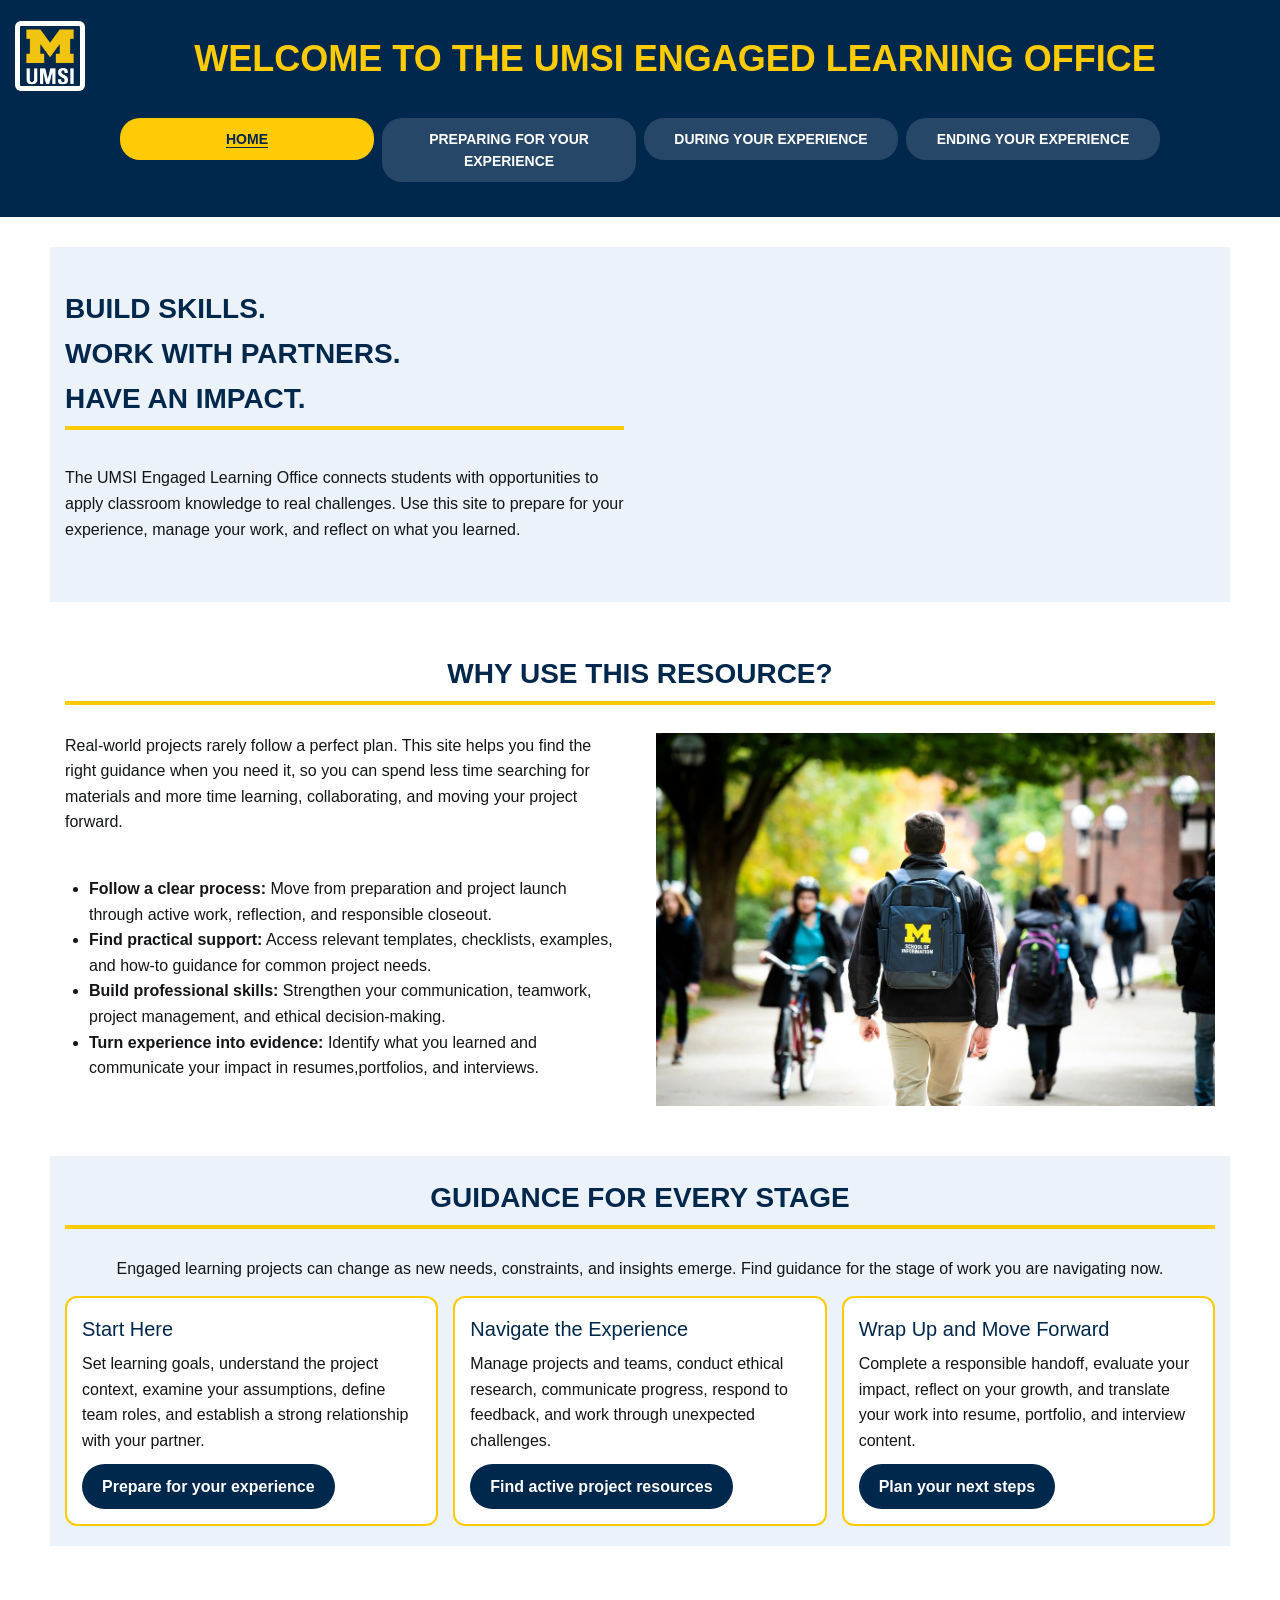
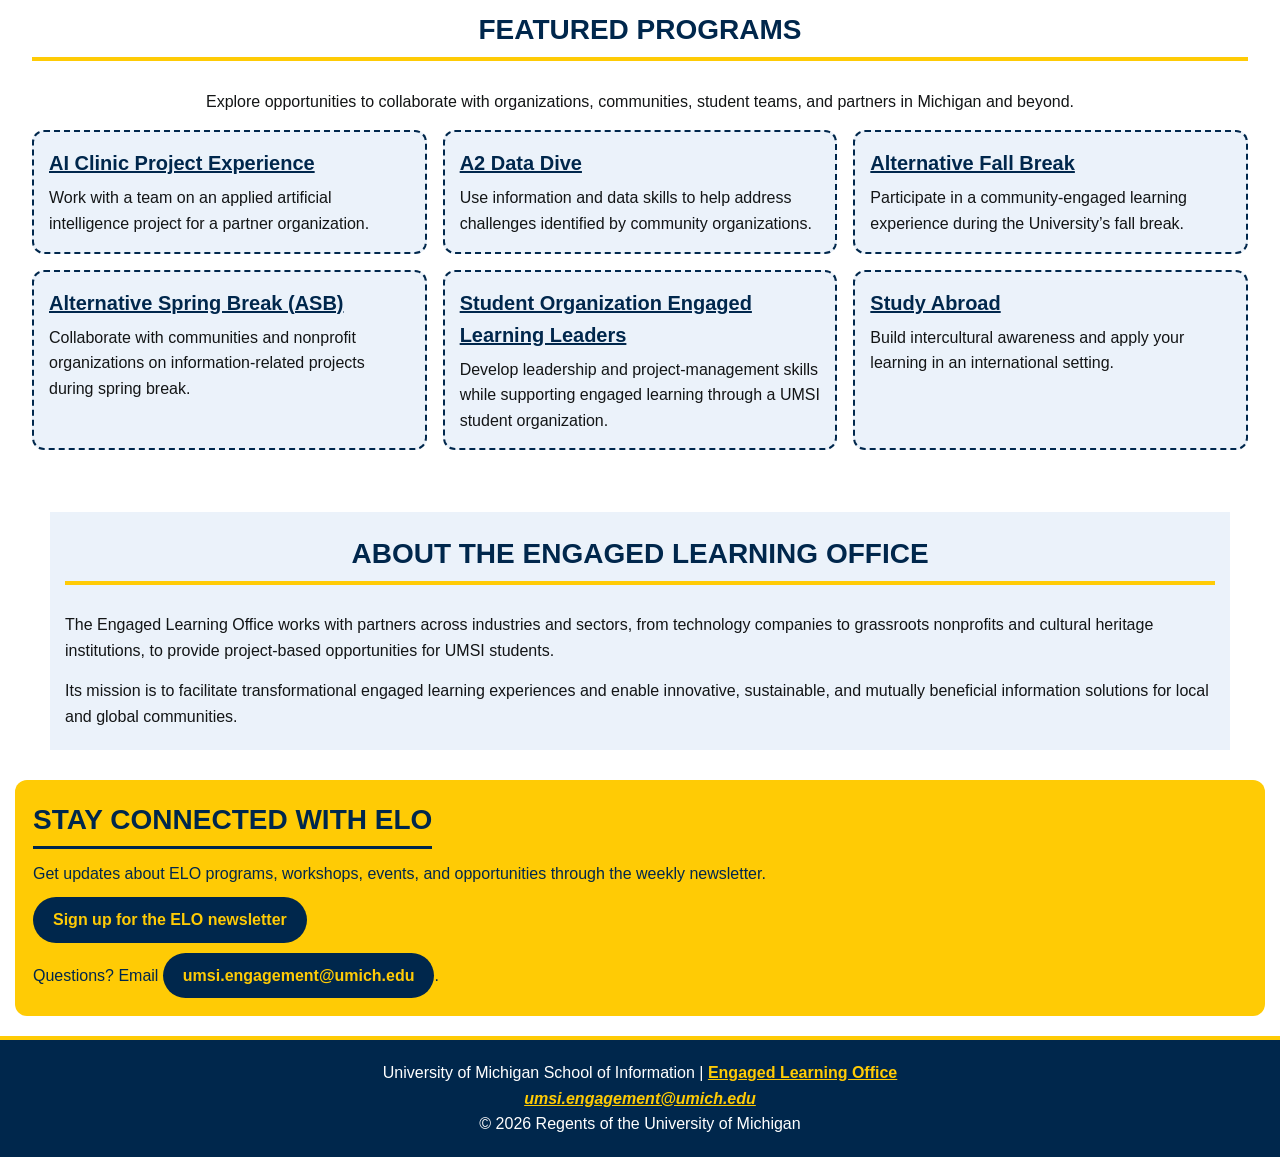
<file: index.html>
<!DOCTYPE html>
<html lang="en">
<head>
    <meta charset="UTF-8">
    <meta name="viewport" content="width=device-width, initial-scale=1.0">
    <title>Engaged Learning Resources | UMSI</title>
    <link rel="stylesheet" href="css/reset.css">
    <link rel="stylesheet" href="css/style.css">  
</head>
<body>
  <a href="#main" class="skip-link">Skip to Main Content</a>
    
  <header>
        <img src="images/UMSI_signature_vertical_informal_solidblue.jpg" alt="UMSI Logo" width="200" height="200">
        <nav>
            <ul>
                <li><a href="index.html" class="active" aria-current="page">Home</a></li>
                <li><a href="prep.html">Preparing for Your Experience</a></li>
                <li><a href="during.html">During Your Experience</a></li>
                <li><a href="end.html">Ending Your Experience</a></li>
            </ul>
        </nav>
    <h1>Welcome to the UMSI Engaged Learning Office</h1>
  </header>

  <main id="main">
    <section class="home-intro">
      <h2>Build Skills. <br>Work with Partners. <br>Have an Impact.</h2>
      <p>
       The UMSI Engaged Learning Office connects students with opportunities to apply classroom knowledge to real challenges. Use this site to prepare for your experience, manage your work, and reflect on what you learned.
      </p>
      <iframe width="560" height="315" src="https://www.youtube.com/embed/81ZO9RfIJEQ?si=tBp82YWZMl1u7CVS" title="YouTube video player" allow="accelerometer; autoplay; clipboard-write; encrypted-media; gyroscope; picture-in-picture; web-share" referrerpolicy="strict-origin-when-cross-origin" allowfullscreen></iframe>
    </section>

    <section class="why-resource">
      <h2>Why Use This Resource?</h2>
      <p>Real-world projects rarely follow a perfect plan. This site helps you find the right guidance when you need it, so you can spend less time searching for materials and more time learning, collaborating, and moving your project forward.</p>
      <img src="images/UMSI_CampusFall_UMSIBackpack_02.jpg" alt="A student wears a UMSI backpack in fall on the drag." width="560" height="400">
      <ul>
          <li><b>Follow a clear process:</b> Move from preparation and project launch through active work, reflection, and responsible closeout.</li>
          <li><b>Find practical support:</b> Access relevant templates, checklists, examples, and how-to guidance for common project needs.</li>
          <li><b>Build professional skills:</b> Strengthen your communication, teamwork, project management, and ethical decision-making.</li>
          <li><b>Turn experience into evidence:</b> Identify what you learned and communicate your impact in resumes,portfolios, and interviews.</li>
      </ul>
    </section>

    <section class="stage-guide">
      <h2>Guidance for Every Stage</h2>
      <p>Engaged learning projects can change as new needs, constraints, and insights emerge. Find guidance for the stage of work you are navigating <b>now.</b></p>
      <article>
        <h3>Start Here</h3>
        <p>Set learning goals, understand the project context, examine your assumptions, define team roles, and establish a strong relationship with your partner.</p>
        <a href="prep.html">Prepare for your experience</a>
      </article>

      <article>
        <h3>Navigate the Experience</h3>
        <p>Manage projects and teams, conduct ethical research, communicate progress, respond to feedback, and work through unexpected challenges.</p>
        <a href="during.html">Find active project resources</a>
      </article>

      <article>
        <h3>Wrap Up and Move Forward</h3>
        <p>Complete a responsible handoff, evaluate your impact, reflect on your growth, and translate your work into resume, portfolio, and interview content.</p>
        <a href="end.html">Plan your next steps</a>
      </article>
    </section>

    <section class="featured-programs">
      <h2>Featured Programs</h2>
      <p>Explore opportunities to collaborate with organizations, communities, student teams, and partners in Michigan and beyond.</p>
      <article>
        <h3><a href="https://mcompass.umich.edu/_portal/tds-program-brochure?programid=12810">AI Clinic Project Experience</a></h3>
        <p>Work with a team on an applied artificial intelligence project for a partner organization.</p>
      </article>

      <article>
        <h3><a href="https://mcompass.umich.edu/_portal/tds-program-brochure?programid=12556">A2 Data Dive</a></h3>
        <p>Use information and data skills to help address challenges identified by community organizations.</p>
      </article>

      <article>
        <h3><a href="https://mcompass.umich.edu/_portal/tds-program-brochure?programid=11297">Alternative Fall Break</a></h3>
        <p>Participate in a community-engaged learning experience during the University’s fall break.</p>
      </article>

      <article>
        <h3><a href="https://mcompass.umich.edu/_portal/tds-program-brochure?programid=10621">Alternative Spring Break (ASB)</a></h3>
        <p>Collaborate with communities and nonprofit organizations on information-related projects during spring break.</p>
      </article>

      <article>
        <h3><a href="https://mcompass.umich.edu/_portal/tds-program-brochure?programid=12294">Student Organization Engaged Learning Leaders</a></h3>
        <p>Develop leadership and project-management skills while supporting engaged learning through a UMSI student organization.</p>
      </article>

      <article>
        <h3><a href="https://www.si.umich.edu/student-life/study-abroad">Study Abroad</a></h3>
        <p>Build intercultural awareness and apply your learning in an international setting.</p>
      </article>
    </section>

    <section class="about-elo">
      <h2>About the Engaged Learning Office</h2>
      <p>The Engaged Learning Office works with partners across industries and sectors, from technology companies to grassroots nonprofits and cultural heritage institutions, to provide project-based opportunities for UMSI students.</p>
      <p>Its mission is to facilitate transformational engaged learning experiences and enable innovative, sustainable, and mutually beneficial information solutions for local and global communities.</p>
    </section>

    <aside>
      <h2>Stay Connected with ELO</h2>
      <p>Get updates about ELO programs, workshops, events, and opportunities through the weekly newsletter.</p>
      <div>
         <a href="https://umsi.info/elo-newsletter">Sign up for the ELO newsletter</a>
      </div>
      <p>Questions? Email <a href="mailto:umsi.engagement@umich.edu">umsi.engagement@umich.edu</a>.</p>
    </aside>
  </main>

  <footer>
    <p>University of Michigan School of Information | <a href="https://www.si.umich.edu/programs/engaged-learning/about-engaged-learning-office">Engaged Learning Office</a></p>
    <address>
      <a href="mailto:umsi.engagement@umich.edu">umsi.engagement@umich.edu</a>
    </address>
    <p>&copy; <span id="year"></span> Regents of the University of Michigan</p>
  </footer>
<!-- Dynamic copyright year from CodexWorld
https://www.codexworld.com/how-to/get-current-year-to-display-dynamic-year-in-copyright-using-javascript/ -->
<script>
  document.getElementById("year").innerHTML = new Date().getFullYear();
</script>
</body>
</html>
</file>
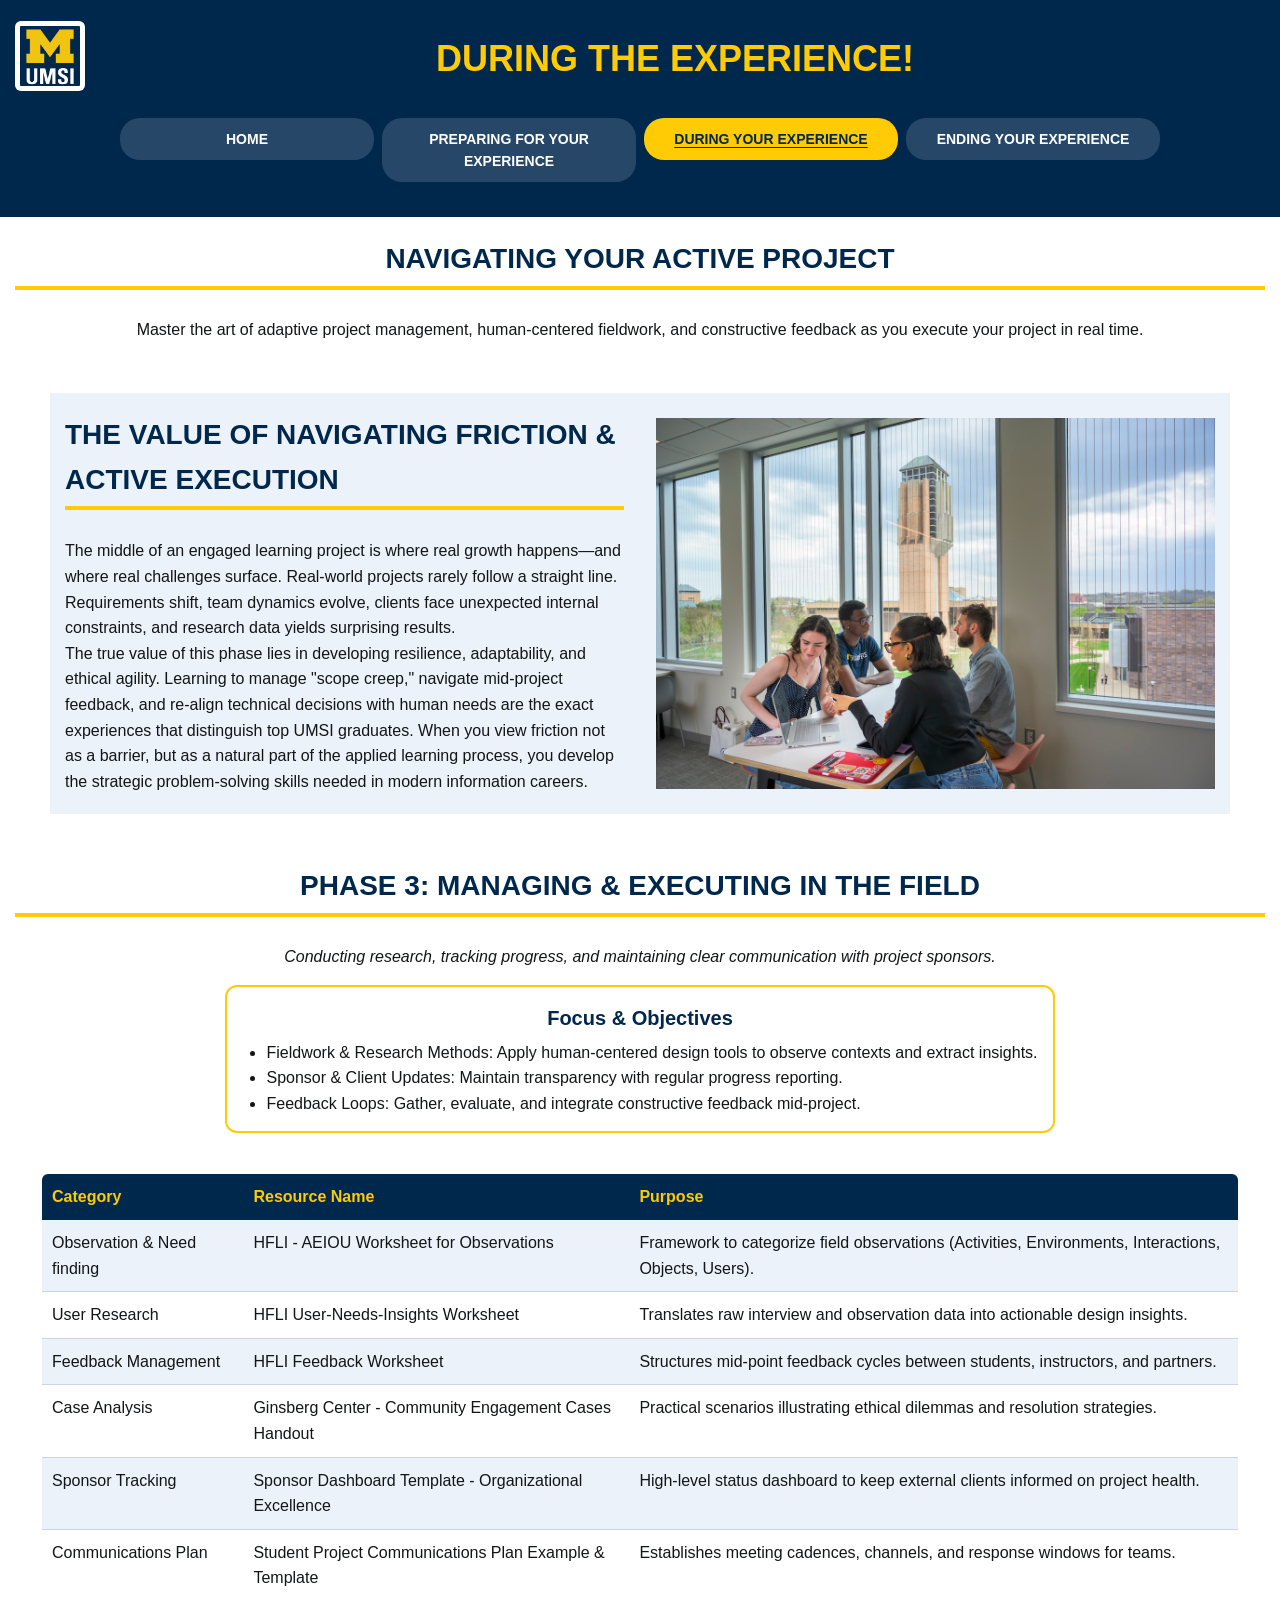
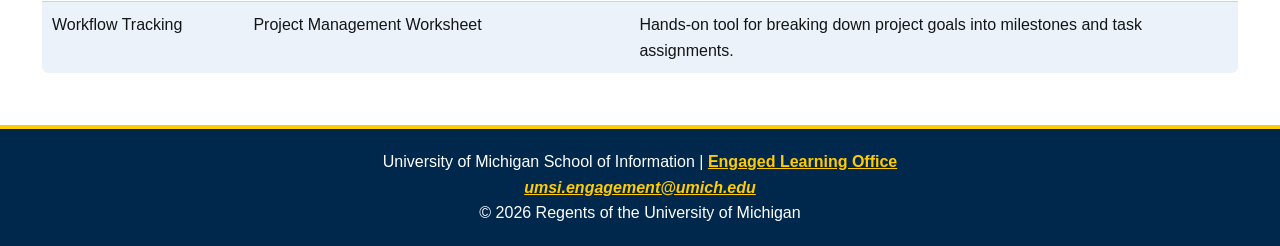
<file: during.html>
<!DOCTYPE html>
<html lang="en">
<head>
    <meta charset="UTF-8">
    <meta name="viewport" content="width=device-width, initial-scale=1.0">
    <title>During the Experience</title>
    <link rel="stylesheet" href="css/reset.css">
    <link rel="stylesheet" href="css/style.css">
</head>
<body>
  <a href="#main" class="skip-link">Skip to Main Content</a>
    
  <header>
        <img src="images/UMSI_signature_vertical_informal_solidblue.jpg" alt="UMSI Logo" width="200" height="200">
        <nav>
            <ul>
                <li><a href="index.html">Home</a></li>
                <li><a href="prep.html">Preparing for Your Experience</a></li>
                <li><a href="during.html" class="active" aria-current="page">During Your Experience</a></li>
                <li><a href="end.html">Ending Your Experience</a></li>
            </ul>
        </nav>
    <h1>During the Experience!</h1>
  </header>

<main id="main">
  <section class="during-intro">
    <h2>Navigating Your Active Project</h2>
    <p>Master the art of adaptive project management, human-centered fieldwork, and constructive feedback as you execute your project in real time.</p>
  </section>

  <section class="why-work">
    <h2>The Value of Navigating Friction & Active Execution</h2>
    <p>The middle of an engaged learning project is where real growth happens—and where real challenges surface. Real-world projects rarely follow a straight line. Requirements shift, team dynamics evolve, clients face unexpected internal constraints, and research data yields surprising results. <br> The true value of this phase lies in developing <b>resilience, adaptability, and ethical agility</b>. Learning to manage "scope creep," navigate mid-project feedback, and re-align technical decisions with human needs are the exact experiences that distinguish top UMSI graduates. When you view friction not as a barrier, but as a natural part of the applied learning process, you develop the strategic problem-solving skills needed in modern information careers.</p>
  <img src="images/UMSI_ViewbookMSI2026_14.jpg" alt="A group of students sitting at a table and having a work meeting" width="600" height="400">
  </section>
  
  <section class="phase-three">
    <h2>Phase 3: Managing & Executing in the Field</h2>
    <p><i>Conducting research, tracking progress, and maintaining clear communication with project sponsors.</i></p>
    <article>
      <h3>Focus & Objectives</h3>
      <ul>
          <li><b>Fieldwork & Research Methods:</b> Apply human-centered design tools to observe contexts and extract insights.</li>
          <li><b>Sponsor & Client Updates:</b> Maintain transparency with regular progress reporting.</li>
          <li><b>Feedback Loops:</b> Gather, evaluate, and integrate constructive feedback mid-project.</li>
        </ul>
    </article>

    <table>
      <tr>
          <th>Category</th>
          <th>Resource Name</th>
          <th>Purpose</th>
      </tr>

      <tr>
          <td>Observation & Need finding</td>
          <td>HFLI - AEIOU Worksheet for Observations</td>
          <td>Framework to categorize field observations (Activities, Environments, Interactions, Objects, Users).</td>
      </tr>

      <tr>
          <td>User Research</td>
          <td>HFLI User-Needs-Insights Worksheet</td>
          <td>Translates raw interview and observation data into actionable design insights.</td>
      </tr>

      <tr>
          <td>Feedback Management</td>
          <td>HFLI Feedback Worksheet</td>
          <td>Structures mid-point feedback cycles between students, instructors, and partners.</td>
      </tr>

      <tr>
          <td>Case Analysis</td>
          <td>Ginsberg Center - Community Engagement Cases Handout</td>
          <td>Practical scenarios illustrating ethical dilemmas and resolution strategies.</td>
      </tr>

      <tr>
          <td>Sponsor Tracking</td>
          <td>Sponsor Dashboard Template - Organizational Excellence</td>
          <td>High-level status dashboard to keep external clients informed on project health.</td>
      </tr>

      <tr>
          <td>Communications Plan</td>
          <td>Student Project Communications Plan Example & Template</td>
          <td>Establishes meeting cadences, channels, and response windows for teams.</td>
      </tr>

      <tr>
          <td>Workflow Tracking</td>
          <td>Project Management Worksheet</td>
          <td>Hands-on tool for breaking down project goals into milestones and task assignments.</td>
      </tr>
    </table>
  </section>
</main>

<footer>
  <p>University of Michigan School of Information | <a href="https://www.si.umich.edu/programs/engaged-learning/about-engaged-learning-office">Engaged Learning Office</a></p>
  <address>
    <a href="mailto:umsi.engagement@umich.edu">umsi.engagement@umich.edu</a>
  </address>
  <p>&copy; <span id="year"></span> Regents of the University of Michigan</p>
</footer>
<!-- Dynamic copyright year from CodexWorld
https://www.codexworld.com/how-to/get-current-year-to-display-dynamic-year-in-copyright-using-javascript/ -->
<script>
  document.getElementById("year").innerHTML = new Date().getFullYear();
</script>
</body>
</html>
</file>
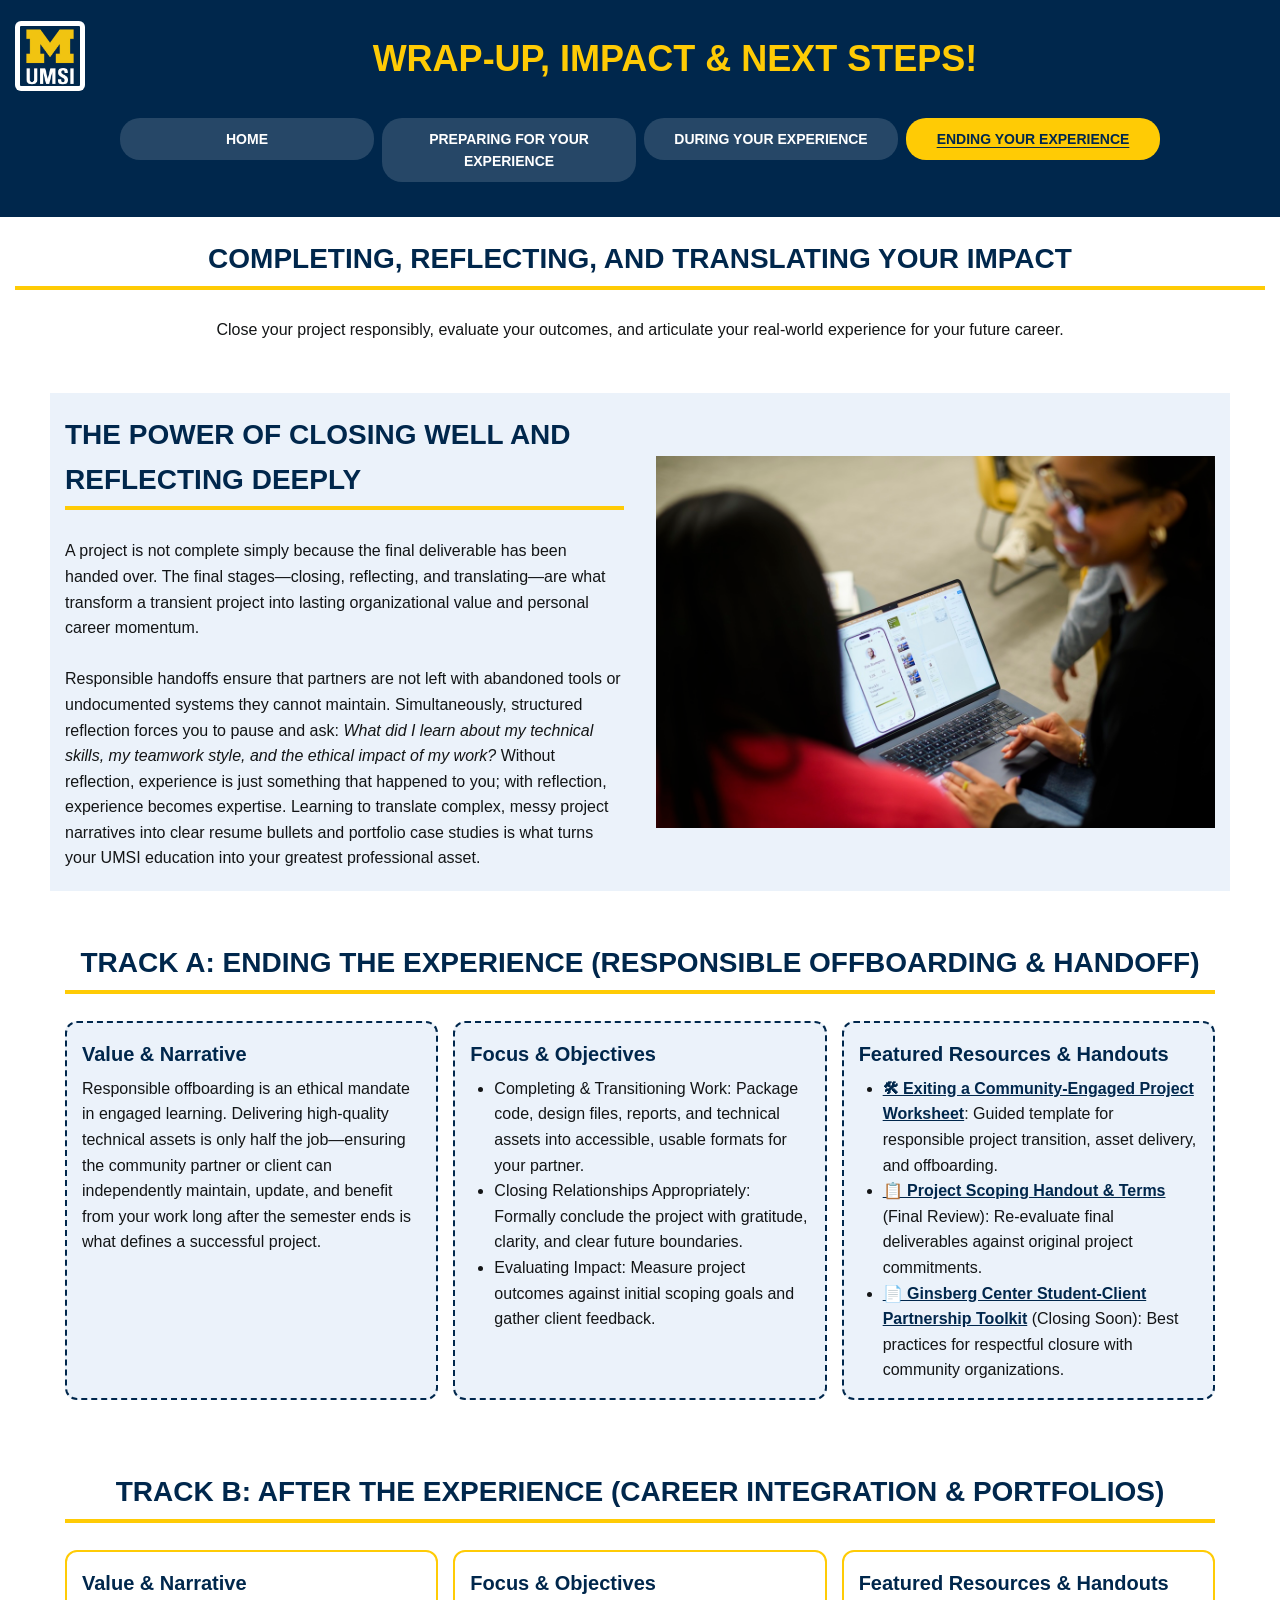
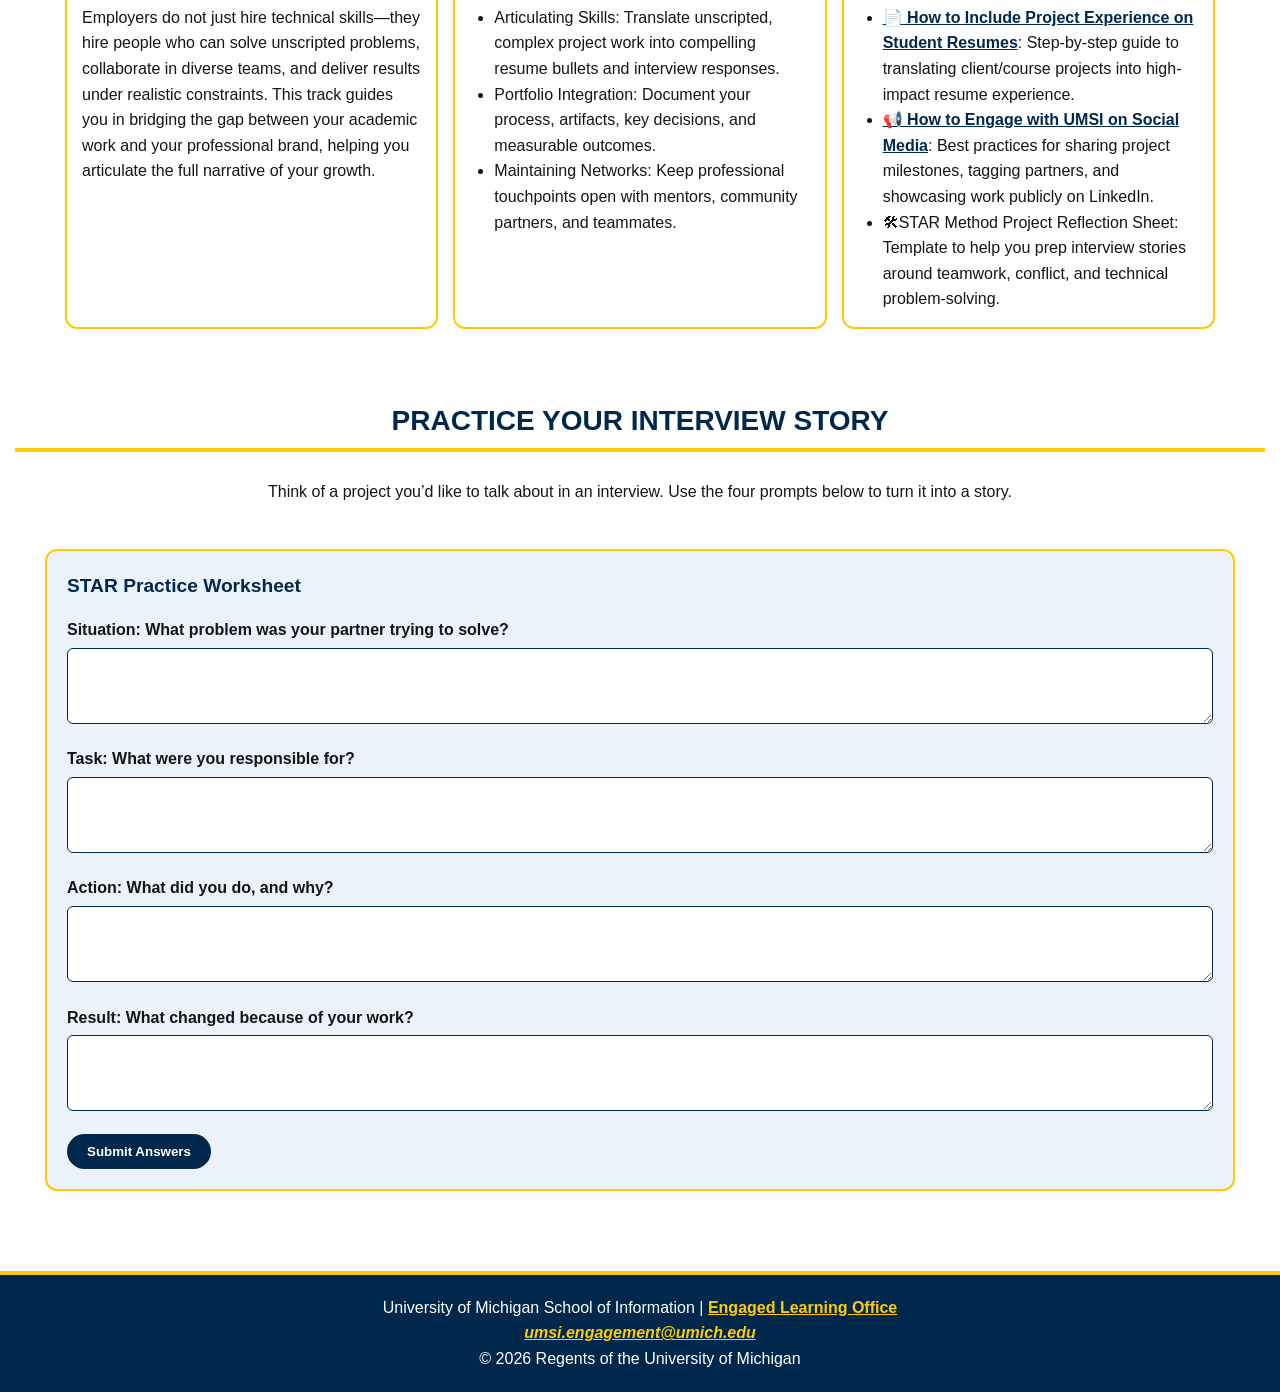
<file: end.html>
<!DOCTYPE html>
<html lang="en">
<head>
    <meta charset="UTF-8">
    <meta name="viewport" content="width=device-width, initial-scale=1.0">
    <title>Wrap-Up, Impact & Next Steps!</title>
    <link rel="stylesheet" href="css/reset.css">
    <link rel="stylesheet" href="css/style.css">
</head>
<body>
  <a href="#main" class="skip-link">Skip to Main Content</a>
    
  <header>
        <img src="images/UMSI_signature_vertical_informal_solidblue.jpg" alt="UMSI Logo" width="200" height="200">
        <nav>
            <ul>
                <li><a href="index.html">Home</a></li>
                <li><a href="prep.html">Preparing for Your Experience</a></li>
                <li><a href="during.html">During Your Experience</a></li>
                <li><a href="end.html" class="active" aria-current="page">Ending Your Experience</a></li>
            </ul>
        </nav>
    <h1>Wrap-Up, Impact & Next Steps!</h1>
  </header>

<main id="main">
  <section class="end-intro">
    <h2>Completing, Reflecting, and Translating Your Impact</h2>
    <p>Close your project responsibly, evaluate your outcomes, and articulate your real-world experience for your future career.</p>
  </section>

  <section class="why-work">
    <h2>The Power of Closing Well and Reflecting Deeply</h2>
    <p>A project is not complete simply because the final deliverable has been handed over. The final stages—closing, reflecting, and translating—are what transform a transient project into <b>lasting organizational value and personal career momentum.</b> <br><br> Responsible handoffs ensure that partners are not left with abandoned tools or undocumented systems they cannot maintain. Simultaneously, structured reflection forces you to pause and ask: <i>What did I learn about my technical skills, my teamwork style, and the ethical impact of my work?</i> Without reflection, experience is just something that happened to you; with reflection, experience becomes expertise. Learning to translate complex, messy project narratives into clear resume bullets and portfolio case studies is what turns your UMSI education into your greatest professional asset. </p>
  <img src="images/UMSI_ViewbookMSI2026_26.jpg" alt="Two students next to each other looking at a laptop" width="600" height="400">
  </section>
  
  <section class="stage-guide prep-phase">
    <h2>Track A: Ending the Experience (Responsible Offboarding & Handoff)</h2>
    <article>
      <h3>Value & Narrative</h3>
      <p>Responsible offboarding is an ethical mandate in engaged learning. Delivering high-quality technical assets is only half the job—ensuring the community partner or client can independently maintain, update, and benefit from your work long after the semester ends is what defines a successful project.</p>
    </article>

    <article>
      <h3>Focus & Objectives</h3>
      <ul>
        <li><b>Completing & Transitioning Work:</b> Package code, design files, reports, and technical assets into accessible, usable formats for your partner.</li>
        <li><b>Closing Relationships Appropriately:</b> Formally conclude the project with gratitude, clarity, and clear future boundaries.</li>
        <li><b>Evaluating Impact:</b> Measure project outcomes against initial scoping goals and gather client feedback.</li>
      </ul>
    </article>

    <article>
      <h3>Featured Resources & Handouts</h3>
      <ul>
        <li><a href="https://docs.google.com/document/d/1-gfg_EZ3T8pa3T0a130Qvtpl1bYoLOVEHSNpGHcJtFA/edit?usp=drive_link">🛠 Exiting a Community-Engaged Project Worksheet</a>: Guided template for responsible project transition, asset delivery, and offboarding.</li>
        <li><a href="https://docs.google.com/document/d/1TrEDolwmOIlXgYgAP9VvlOGoYOwFfe6KxzZOgZSVYVw/edit?tab=t.0#heading=h.f7ugddg0fhht">📋 Project Scoping Handout & Terms</a> <b>(Final Review)</b>: Re-evaluate final deliverables against original project commitments.</li>
        <li><a href="https://ginsberg.umich.edu/article/campus-community-partnerships-toolkit">📄 Ginsberg Center Student-Client Partnership Toolkit</a> <b>(Closing Soon)</b>: Best practices for respectful closure with community organizations.</li>
      </ul>
    </article>
  </section>

  <section class="stage-guide phase-two">
    <h2>Track B: After the Experience (Career Integration & Portfolios)</h2>
    <article>
      <h3>Value & Narrative</h3>
      <p>Employers do not just hire technical skills—they hire people who can solve unscripted problems, collaborate in diverse teams, and deliver results under realistic constraints. This track guides you in bridging the gap between your academic work and your professional brand, helping you articulate the full narrative of your growth.</p>
    </article>

    <article>
      <h3>Focus & Objectives</h3>
      <ul>
        <li><b>Articulating Skills:</b> Translate unscripted, complex project work into compelling resume bullets and interview responses.</li>
        <li><b>Portfolio Integration:</b> Document your process, artifacts, key decisions, and measurable outcomes.</li>
        <li><b>Maintaining Networks:</b> Keep professional touchpoints open with mentors, community partners, and teammates.</li>
      </ul>
    </article>

    <article>
      <h3>Featured Resources & Handouts</h3>
      <ul>
        <li><a href="https://docs.google.com/document/d/1mjyX6jgqXFrY7SFYaA3J2cTh1ZnHH0FKF5aUKfXzXKo/edit?tab=t.0">📄 How to Include Project Experience on Student Resumes</a>: Step-by-step guide to translating client/course projects into high-impact resume experience.</li>
        <li><a href="https://docs.google.com/document/d/1jwQg_Y4jECLPHqcyOtJtDTK5x-68KstexfPbh6jXHnA/edit?tab=t.0">📢 How to Engage with UMSI on Social Media</a>: Best practices for sharing project milestones, tagging partners, and showcasing work publicly on LinkedIn.</li>
        <li>🛠<b>STAR Method Project Reflection Sheet:</b> Template to help you prep interview stories around teamwork, conflict, and technical problem-solving.</li>
      </ul>
    </article>
  </section>

  <section class="interview-practice">
    <h2>Practice Your Interview Story</h2>
    <p>Think of a project you’d like to talk about in an interview. Use the four prompts below to turn it into a story.</p>  
    <form action="https://formspree.io/f/meagpdwg" method="post">
      <fieldset>
        <legend>STAR Practice Worksheet</legend>
  
        <label for="situation">Situation: What problem was your partner trying to solve?</label>
        <textarea id="situation" name="situation" rows="3"></textarea>
  
        <label for="task">Task: What were you responsible for?</label>
        <textarea id="task" name="task" rows="3"></textarea>
  
        <label for="action">Action: What did you do, and why?</label>
        <textarea id="action" name="action" rows="3"></textarea>
  
        <label for="result">Result: What changed because of your work?</label>
        <textarea id="result" name="result" rows="3"></textarea>
  
        <button type="submit">Submit Answers</button>
      </fieldset>
    </form>
  </section>

</main>

<footer>
  <p>University of Michigan School of Information | <a href="https://www.si.umich.edu/programs/engaged-learning/about-engaged-learning-office">Engaged Learning Office</a></p>
  <address>
    <a href="mailto:umsi.engagement@umich.edu">umsi.engagement@umich.edu</a>
  </address>
  <p>&copy; <span id="year"></span> Regents of the University of Michigan</p>
</footer>
<!-- Dynamic copyright year from CodexWorld
https://www.codexworld.com/how-to/get-current-year-to-display-dynamic-year-in-copyright-using-javascript/ -->
<script>
  document.getElementById("year").innerHTML = new Date().getFullYear();
</script>
</body>
</html>
</file>
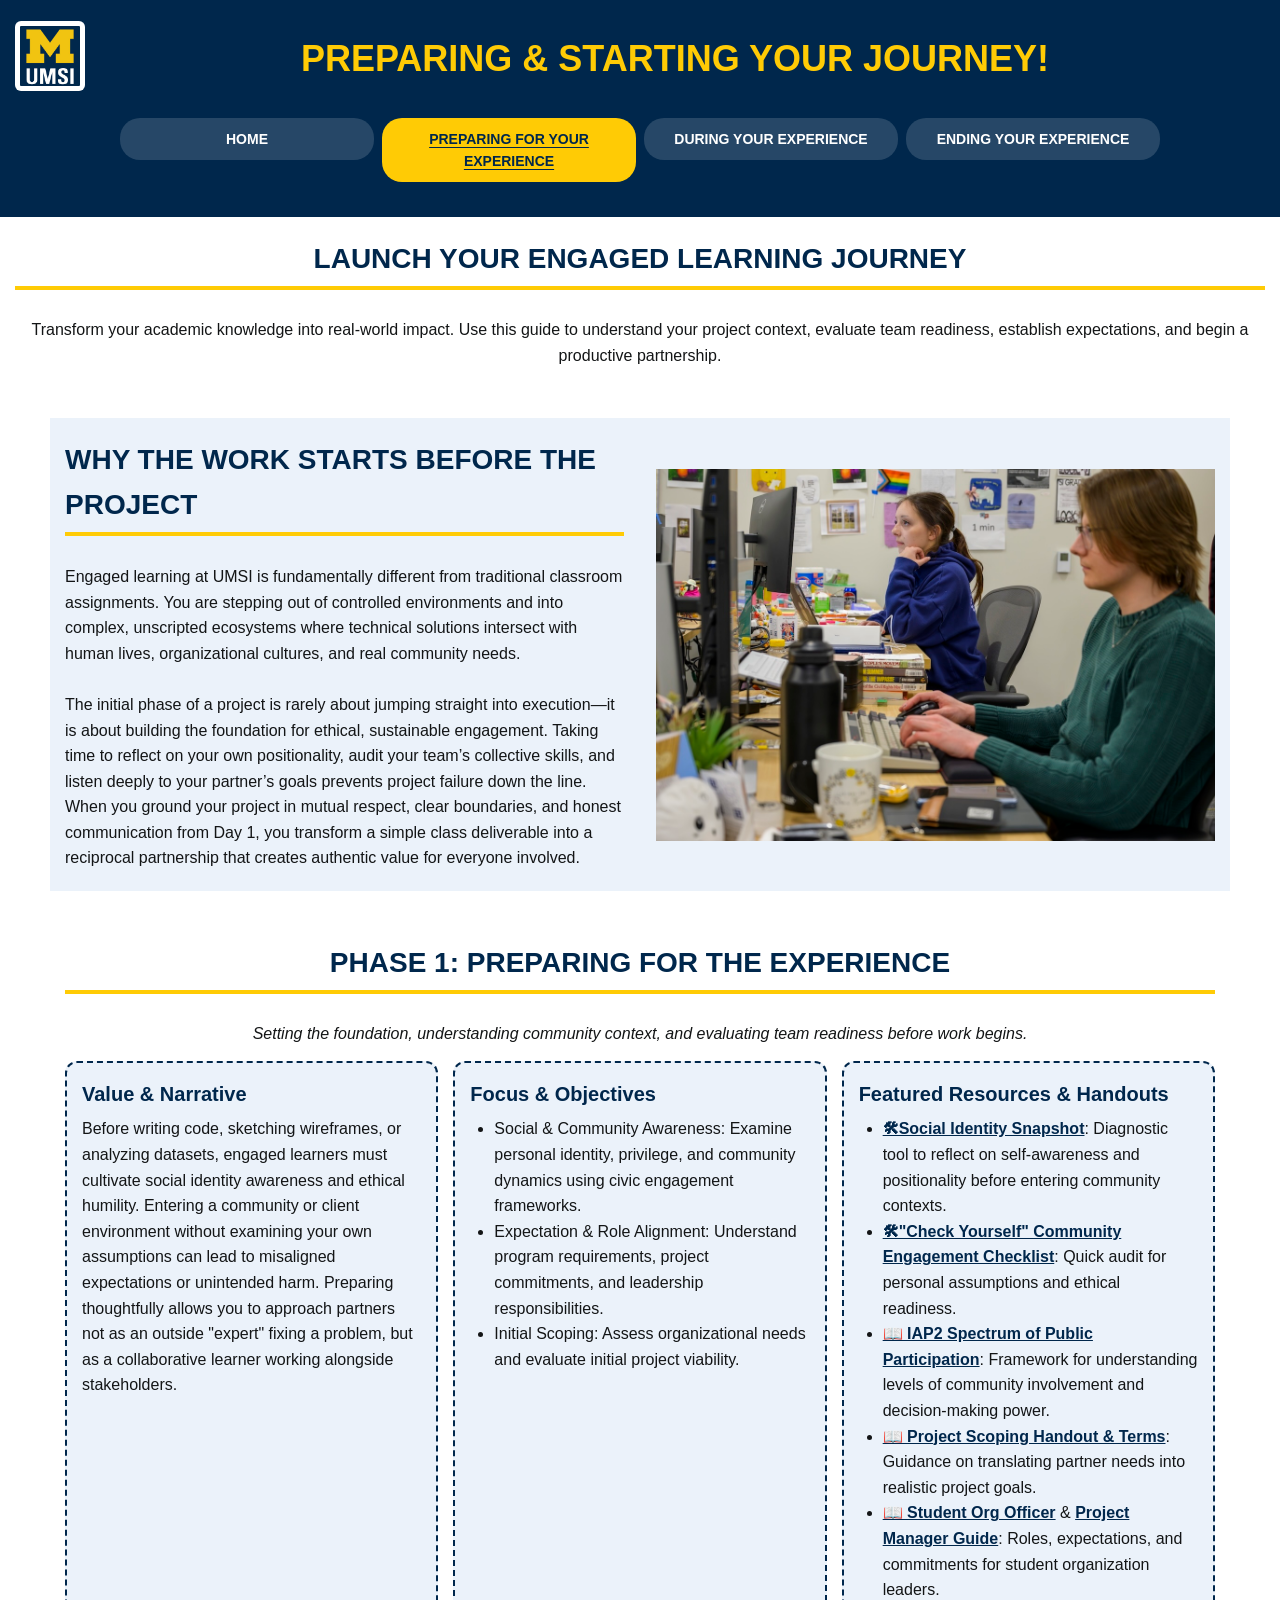
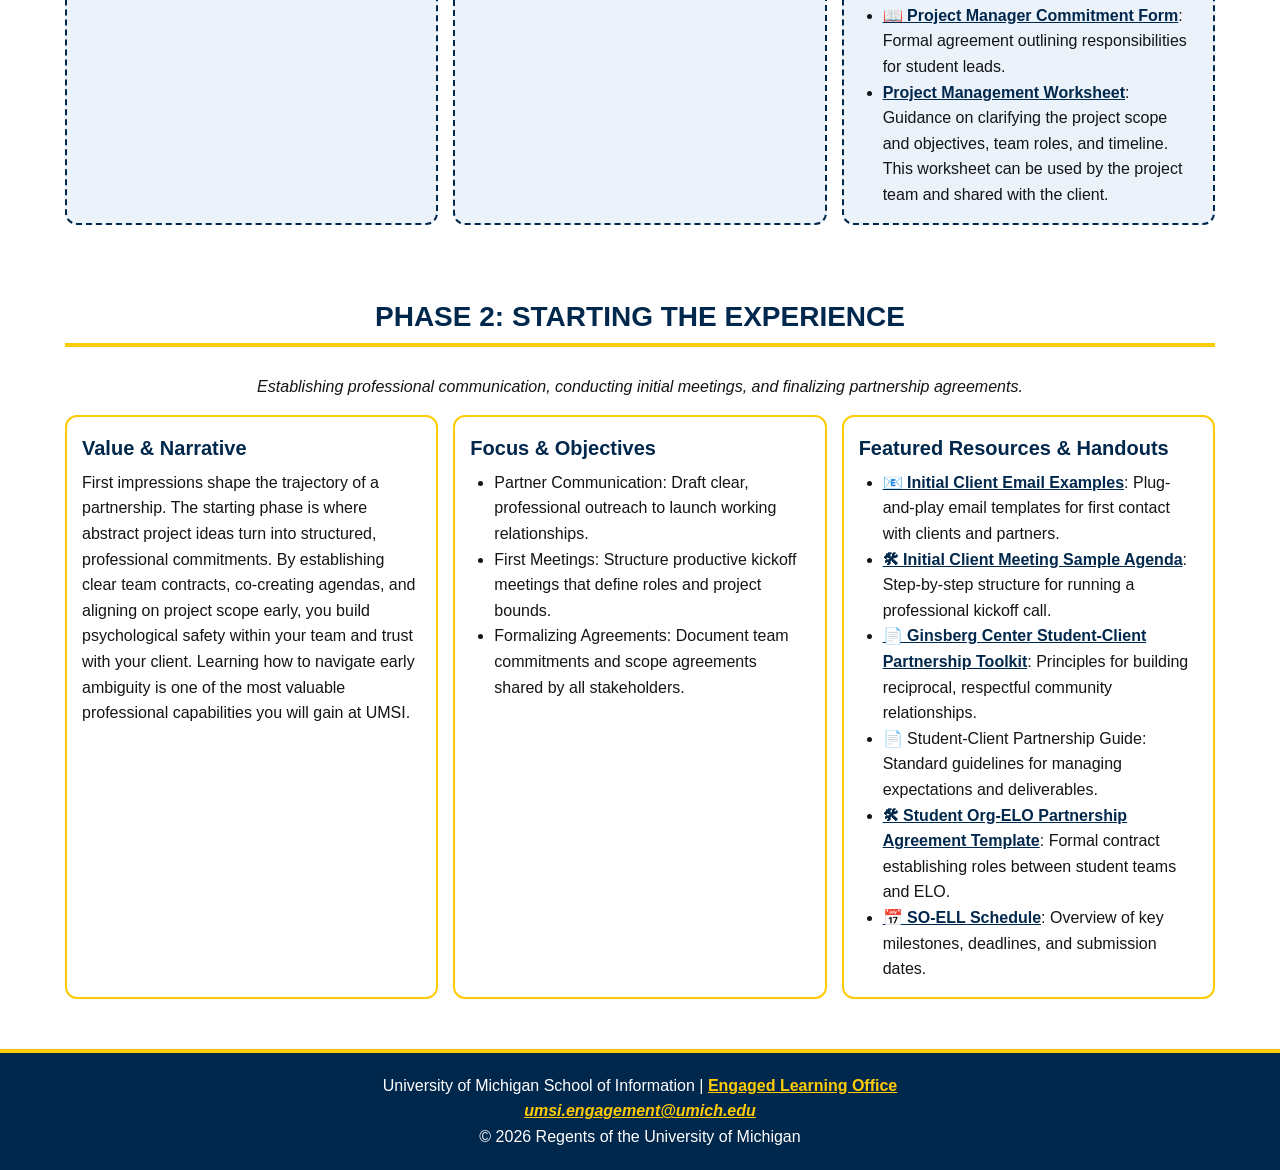
<file: prep.html>
<!DOCTYPE html>
<html lang="en">
<head>
    <meta charset="UTF-8">
    <meta name="viewport" content="width=device-width, initial-scale=1.0">
    <title>Preparing & Starting Your Journey</title>
    <link rel="stylesheet" href="css/reset.css">
    <link rel="stylesheet" href="css/style.css">
</head>
<body>
  <a href="#main" class="skip-link">Skip to Main Content</a>
    
  <header>
        <img src="images/UMSI_signature_vertical_informal_solidblue.jpg" alt="UMSI Logo" width="200" height="200">
        <nav>
            <ul>
              <li><a href="index.html">Home</a></li>
              <li><a href="prep.html" class="active" aria-current="page">Preparing for Your Experience</a></li>
              <li><a href="during.html">During Your Experience</a></li>
              <li><a href="end.html">Ending Your Experience</a></li>
            </ul>
        </nav>
    <h1>Preparing & Starting Your Journey!</h1>
  </header>

<main id="main">
  <section class="prep-intro">
    <h2>Launch Your Engaged Learning Journey</h2>
    <p>Transform your academic knowledge into real-world impact. Use this guide to understand your project context, evaluate team readiness, establish expectations, and begin a productive partnership.</p>
  </section>

  <section class="why-work">
    <h2>Why the Work Starts Before the Project</h2>
    <p>Engaged learning at UMSI is fundamentally different from traditional classroom assignments. You are stepping out of controlled environments and into complex, unscripted ecosystems where technical solutions intersect with human lives, organizational cultures, and real community needs.<br> <br>The initial phase of a project is rarely about jumping straight into execution—it is about building the foundation for ethical, sustainable engagement. Taking time to reflect on your own positionality, audit your team’s collective skills, and listen deeply to your partner’s goals prevents project failure down the line. When you ground your project in mutual respect, clear boundaries, and honest communication from Day 1, you transform a simple class deliverable into a reciprocal partnership that creates authentic value for everyone involved.</p>
    <img src="images/UMSI_ViewbookPHD2026_15.jpg" alt="Two students doing work on their desktops" width="600" height="400">
  </section>

  <section class="stage-guide prep-phase">
    <h2>Phase 1: Preparing for the Experience</h2>
    <p><i>Setting the foundation, understanding community context, and evaluating team readiness before work begins.</i></p>
    <article>
      <h3>Value & Narrative</h3>
      <p>Before writing code, sketching wireframes, or analyzing datasets, engaged learners must cultivate <b>social identity awareness and ethical humility</b>. Entering a community or client environment without examining your own assumptions can lead to misaligned expectations or unintended harm. Preparing thoughtfully allows you to approach partners not as an outside "expert" fixing a problem, but as a collaborative learner working alongside stakeholders.</p>
    </article>

    <article>
      <h3>Focus & Objectives</h3>
      <ul>
        <li><b>Social & Community Awareness:</b> Examine personal identity, privilege, and community dynamics using civic engagement frameworks.</li>
        <li><b>Expectation & Role Alignment:</b> Understand program requirements, project commitments, and leadership responsibilities.</li>
        <li><b>Initial Scoping:</b> Assess organizational needs and evaluate initial project viability.</li>
      </ul>
    </article>

    <article>
      <h3>Featured Resources & Handouts</h3>
      <ul>
        <li><a href="https://sites.lsa.umich.edu/equitable-teaching/social-identity-snapshot/">🛠Social Identity Snapshot</a>: Diagnostic tool to reflect on self-awareness and positionality before entering community contexts.</li>
        <li><a href="https://docs.google.com/document/d/1Qt9YeStVwDHjwJhOLAz42JSNQR2lFMurdUtxtdrGkuc/edit?tab=t.0#heading=h.ch0bvccjkrzn">🛠"Check Yourself" Community Engagement Checklist</a>: Quick audit for personal assumptions and ethical readiness.</li>
        <li><a href="https://drive.google.com/file/d/1zc1RNlrDxV51-muOERdDTnINQcquJpOA/view">📖 IAP2 Spectrum of Public Participation</a>: Framework for understanding levels of community involvement and decision-making power.</li>
        <li><a href="https://docs.google.com/document/d/1TrEDolwmOIlXgYgAP9VvlOGoYOwFfe6KxzZOgZSVYVw/edit?tab=t.0#heading=h.f7ugddg0fhht">📖 Project Scoping Handout & Terms</a>: Guidance on translating partner needs into realistic project goals.</li>
        <li><a href="https://docs.google.com/document/d/1AexsV_JeSd0kRUBbcifZpfBu6y6Zi8Y0iJScp1I3gkM/edit?usp=drive_link">📖 Student Org Officer</a> & <a href="https://docs.google.com/document/d/1uwOOS0TrXWzcSShj8DUFpckWo0t1UNu_Q7WVbZnLhX0/edit?tab=t.946l6rl67ml2#heading=h.q7oyle3r2xvo">Project Manager Guide</a>: Roles, expectations, and commitments for student organization leaders.</li>
        <li><a href="https://docs.google.com/document/d/1U4lCNGyWKJ3C2i_VgFqAR45Z4zF1FehuthuqT-M2wdI/edit?tab=t.0#heading=h.47uu51v4sn0a">📖 Project Manager Commitment Form</a>: Formal agreement outlining responsibilities for student leads.</li>
        <li><a href="https://docs.google.com/document/d/1twc-7TYWmb_PNrOBiDI1NuJqJAuhluTICr22GRd_NLc/edit?tab=t.0">Project Management Worksheet</a>: Guidance on clarifying the project scope and objectives, team roles, and timeline. This worksheet can be used by the project team and shared with the client.</li>
      </ul>
    </article>
  </section>

  <section class="stage-guide phase-two">
    <h2>Phase 2: Starting the Experience</h2>
    <p><i>Establishing professional communication, conducting initial meetings, and finalizing partnership agreements.</i></p>
    <article>
      <h3>Value & Narrative</h3>
      <p>First impressions shape the trajectory of a partnership. The starting phase is where abstract project ideas turn into structured, professional commitments. By establishing clear team contracts, co-creating agendas, and aligning on project scope early, you build <b>psychological safety within your team and trust with your client</b>. Learning how to navigate early ambiguity is one of the most valuable professional capabilities you will gain at UMSI.</p>
    </article>

    <article>
      <h3>Focus & Objectives</h3>
      <ul>
        <li><b>Partner Communication:</b> Draft clear, professional outreach to launch working relationships.</li>
        <li><b>First Meetings:</b> Structure productive kickoff meetings that define roles and project bounds.</li>
        <li><b>Formalizing Agreements:</b> Document team commitments and scope agreements shared by all stakeholders.</li>
      </ul>
    </article>

    <article>
      <h3>Featured Resources & Handouts</h3>
      <ul>
        <li><a href="https://docs.google.com/document/d/1fWFXwoW5fKX_Tctn97Gio5XZDwILNlqIOyKKE8Yk5J0/edit?tab=t.0#heading=h.qyq2mtghv171">📧 Initial Client Email Examples</a>: Plug-and-play email templates for first contact with clients and partners.</li>
        <li><a href="https://docs.google.com/document/d/1ItXxYauAcPoaGMUZWuJsX-OLFfGmeBOWT7JNhoZxGyU/edit?tab=t.0#heading=h.5s4q95ogo5af">🛠 Initial Client Meeting Sample Agenda</a>: Step-by-step structure for running a professional kickoff call.</li>
        <li><a href="https://ginsberg.umich.edu/article/campus-community-partnerships-toolkit">📄 Ginsberg Center Student-Client Partnership Toolkit</a>: Principles for building reciprocal, respectful community relationships.</li>
        <li>📄 <b>Student-Client Partnership Guide:</b> Standard guidelines for managing expectations and deliverables.</li>
        <li><a href="https://docs.google.com/document/d/1y5Y2wc1ADz0n_ht26kPYlFK3Zm9i3UR_Z0OMWP3Q_xQ/edit?tab=t.0">🛠 Student Org-ELO Partnership Agreement Template</a>: Formal contract establishing roles between student teams and ELO.</li>
        <li><a href="https://docs.google.com/spreadsheets/d/1YeK2WerSbhaU5hjEg9wxdXmzBx9lgRy2yHBKAH-SxiA/edit?gid=166831640#gid=166831640">📅 SO-ELL Schedule</a>: Overview of key milestones, deadlines, and submission dates.</li>
      </ul>
    </article>
  </section>
</main>

<footer>
  <p>University of Michigan School of Information | <a href="https://www.si.umich.edu/programs/engaged-learning/about-engaged-learning-office">Engaged Learning Office</a></p>
  <address>
    <a href="mailto:umsi.engagement@umich.edu">umsi.engagement@umich.edu</a>
  </address>
  <p>&copy; <span id="year"></span> Regents of the University of Michigan</p>
</footer>
<!-- Dynamic copyright year from CodexWorld
https://www.codexworld.com/how-to/get-current-year-to-display-dynamic-year-in-copyright-using-javascript/ -->
<script>
  document.getElementById("year").innerHTML = new Date().getFullYear();
</script>
</body>
</html>
</file>
<file: css/style.css>
/* color variables */
:root {
    --michigan-blue: #00274C;
    --michigan-maize: #FFCB05;
    --white: #FFFFFF;
    --soft-blue: #EBF2FA;
  }
  
  /* basic body styling */
  body {
    font-family: Arial, sans-serif;
    line-height: 1.6;
    color: #131516;
    background-color: #FFFFFF;
    font-family: 'Open Sans', Montserrat, Inter, sans-serif;
  }
  
  /* responsive media */
  img, iframe, table {
    max-width: 100%;
    height: auto;
  }
  
  /* skip link */
  .skip-link {
    position: absolute;
    top: -100px;
    left: 10px;
    background-color: var(--michigan-maize);
    color: var(--michigan-blue);
    padding: 10px;
    font-weight: bold;
    border-radius: 0 0 10px 10px;
    z-index: 100;
    text-decoration: none;
  }
  
  .skip-link:focus {
    top: 0;
  }
  
  /* header + logo */
  header {
    background-color: var(--michigan-blue);
    color: var(--white);
    padding: 15px;
    text-align: center;
  }
  
  header img {
    width: 70px;
    height: auto;
    border-radius: 6px;
    background-color: var(--white);
    padding: 5px;
  }
  
  header h1 {
    font-size: 24px;
    font-weight: bold;
    margin-top: 15px;
    margin-bottom: 10px;
    color: var(--michigan-maize);
  }
  
  /* nav grid */
  nav ul {
    list-style: none;
    display: grid;
    grid-template-columns: 1fr 1fr;
    gap: 8px;
    padding: 0;
    margin-top: 10px;
  }
  
  nav a {
    display: block;
    background-color: rgba(255, 255, 255, 0.15);
    color: var(--white);
    text-decoration: none;
    padding: 10px 5px;
    border-radius: 20px;
    font-weight: bold;
    font-size: 14px;
    text-align: center;
  }
  
  /* active nav */
  nav a.active {
    background-color: var(--michigan-maize);
    color: var(--michigan-blue);
    text-decoration: underline;
    text-underline-offset: 0.2em;
  }
  
  /* section backgrounds */
  section {
    padding: 20px 15px;
    display: grid;
    grid-template-columns: 1fr;
    gap: 15px;
  }
  
  section:nth-of-type(odd) {
    background-color: var(--white);
  }
  
  section:nth-of-type(even) {
    background-color: var(--soft-blue);
  }
  
  /* aside box */
  aside {
    background-color: var(--michigan-maize);
    color: var(--michigan-blue);
    padding: 18px;
    border-radius: 12px;
    margin: 20px 15px;
  }
  
  aside h2 {
    color: var(--michigan-blue);
    border-bottom: 3px solid var(--michigan-blue);
  }
  
  /* headings */
  h2 {
    color: var(--michigan-blue);
    font-size: 24px;
    font-weight: bold;
    margin-bottom: 12px;
    border-bottom: 4px solid var(--michigan-maize);
    display: inline-block;
    padding-bottom: 4px;
  }
  
  h3 {
    color: var(--michigan-blue);
    font-size: 20px;
    margin-bottom: 6px;
  }
  
  /* links */
  section p a, section ul a, footer a {
    color: var(--michigan-blue);
    text-decoration: underline;
    font-weight: bold;
  }
  
  /* CTA buttons */
  aside a, section article > a {
    display: inline-block;
    background-color: var(--michigan-blue);
    color: var(--white);
    padding: 10px 20px;
    border-radius: 25px;
    text-decoration: none;
    font-weight: bold;
    margin-top: 10px;
  }
  
  aside a {
    color: var(--michigan-maize);
  }
  
  /* cards grid layout */
  article {
    background-color: var(--white);
    border: 2px solid var(--michigan-maize);
    padding: 15px;
    border-radius: 12px;
  }
  
  section:nth-of-type(even) article {
    border: 2px solid var(--michigan-blue);
  }
  
  /* table */
  table {
    width: 100%;
    border-collapse: collapse;
    margin-top: 12px;
    background-color: var(--white);
    border-radius: 8px;
    overflow: hidden;
    border: 2px solid var(--michigan-blue);
  }
  
  th {
    background-color: var(--michigan-blue);
    color: var(--michigan-maize);
    padding: 10px;
    text-align: left;
  }
  
  td {
    padding: 10px;
    border-bottom: 1px solid #CBD5E1;
  }
  /* 404 page */
  section.error-page {
    text-align: center;
    justify-items: center;
    background-color: var(--soft-blue);
  }
  
  .error-page article {
    max-width: 32rem;
    margin: 0 auto;
  }

  .error-number {
    display: block;
    font-size: 5rem;
    font-weight: bold;
    line-height: 1;
    margin-bottom: 0.5rem;
  }

  
  /* footer */
  footer {
    background-color: var(--michigan-blue);
    color: var(--white);
    text-align: center;
    padding: 20px;
    margin-top: 20px;
    border-top: 4px solid var(--michigan-maize);
  }
  
  footer a {
    color: var(--michigan-maize);
  }

  /* accessibility: reduced motion */
  @media (prefers-reduced-motion: reduce) {
    * {
      animation: none !important;
      transition: none !important;
    }
  }


  /************ desktop view ************/
  @media (min-width: 900px) {
    
  /*overall pages*/
  nav ul {
    grid-template-columns: repeat(4, 1fr);
    max-width: 65rem;
    margin: 20px auto 20px;
  }

  body{
    background-color: var(--white);
  }

  section {
    padding: 20px 15px;
    display: grid;
    grid-template-columns: 1fr;
    gap: 15px;
    margin-bottom: 30px;
  }

  header {
    display: grid;
    grid-template-columns: auto 1fr;
    align-items: center;
    text-transform: uppercase;
  }
  
  header h1 {
    grid-column: 2;
    grid-row: 1;
    font-size: 2.25rem;
  }
  
  header nav {
    grid-column: 1 / 3;
    grid-row: 2;
  }

  h2 {
    font-size: 1.75rem;
    text-transform: uppercase;
  }

  main ul {
    list-style: disc;
    padding-left: 1.5rem;
  }
  
  /* index page */
  section.home-intro {
    grid-template-columns: 1fr 1fr;
    gap: 1rem 2rem;
    background-color: var(--soft-blue);
    margin-left: 50px;
    margin-right: 50px;
    margin-top: 30px;

  }
  .home-intro > h2 {
    align-self: center;
    margin-bottom: 0;
  }
    
  .home-intro iframe {
    grid-column: 2;
    grid-row: 1 / 3;
    width: 100%;
    aspect-ratio: 16 / 9;
  }
  
  section.why-resource {
    grid-template-columns: 1fr 1fr;
    gap: 1rem 2rem;
    background-color: var(--white);
    margin-left: 50px;
    margin-right: 50px;
  }
  
  .why-resource > h2 {
    grid-column: 1 / 3;
    text-align: center;
  }
  
  .why-resource > img {
    grid-column: 2;
    grid-row: 2 / 4;
  }
  
  .why-resource > ul {
    list-style: disc;
    padding-left: 1.5rem;
  }
  
  .why-resource li b {
    font-weight: bold;
  }
  
  section.stage-guide {
    grid-template-columns: repeat(3, 1fr);
    background-color: var(--soft-blue);
    margin-left: 50px;
    margin-right: 50px;
  }
  .stage-guide > h2,
  .stage-guide > p {
    grid-column: 1 / 4;
    text-align: center;
  }
  
  section.featured-programs {
    grid-template-columns: repeat(3, 1fr);
    gap: 1rem;
    padding: 2rem;
    background-color: var(--white);
  }
  
  .featured-programs > h2,
  .featured-programs > p {
    grid-column: 1 / 4;
    text-align: center;
  }
  
  section.featured-programs article {
    border: 2px dashed var(--michigan-blue);
    background-color: var(--soft-blue);
  }

  .featured-programs h3 a {
    color: var(--michigan-blue);
    font-weight: bold;
  }

  section.about-elo {
    background-color: var(--soft-blue);
    margin-left: 50px;
    margin-right: 50px;
  }

  .about-elo h2 {
    text-align: center;
  }

  /* prep page */
  .prep-intro {
    text-align: center;
  }

  .why-work {
    grid-template-columns: 1fr 1fr;
    grid-template-rows: auto 1fr;
    gap: 1rem 2rem;
    align-items: center;
    margin-left: 50px;
    margin-right: 50px;
  }
  
  .why-work h2,
  .why-work p {
    grid-column: 1;
  }
  
  .why-work img {
    grid-column: 2;
    grid-row: 1 / 3;
  }
  
  section.prep-phase {
    background-color: var(--white);
    margin-left: 50px;
    margin-right: 50px;
  }
  
  .prep-phase article {
    background-color: var(--soft-blue);
    border: 2px dashed var(--michigan-blue);
  }
  
  .prep-phase h3 {
    font-weight: bold;
  }

  section.phase-two {
    background-color: var(--white);
    margin-left: 50px;
    margin-right: 50px;
  }
  
  section.phase-two article {
    border-color: var(--michigan-maize);
  }

  .phase-two h3 {
    font-weight: bold;
  }

  /* during page */
  .during-intro {
    text-align: center;
  }

  .phase-three h2,
  .phase-three p,
  .phase-three article {
    text-align: center;
  }

  .phase-three h3 {
    font-weight: bold;
  }

  .phase-three article {
    justify-self: center;
  }

  .phase-three ul {
    text-align: left;
  }

  .phase-three table {
    max-width: 75rem;
    margin: 1.5rem auto 0;
  }

  .phase-three tr:nth-child(even) {
    background-color: var(--soft-blue);
  }

 /* end page */
  .end-intro {
    text-align: center;
  } 
}

/* forms feature (both mobile and desktop) */
.interview-practice h2,
  .interview-practice p {
    text-align: center;
  } 

  .interview-practice form {
    margin: 30px;
    padding: 20px;
    background-color: var(--soft-blue);
    border: 2px solid var(--michigan-maize);
    border-radius: 12px;
  }

  .interview-practice legend {
    font-size: larger;
    font-weight: bold;
    color: var(--michigan-blue);
  }

  .interview-practice label {
    display: block;
    margin-top: 15px;
    margin-bottom: 5px;
    font-weight: bold;
  }

  .interview-practice textarea {
    width: 100%;
    box-sizing: border-box;
    padding: 10px;
    background-color: var(--white);
    border: 1px solid var(--michigan-blue);
    border-radius: 6px;
  }

  .interview-practice button {  
    margin-top: 15px;
    padding: 10px 20px;
    background-color: var(--michigan-blue);
    color: var(--white);
    border-radius: 20px;
    font-weight: bold;
    border: none;
  }
</file>
